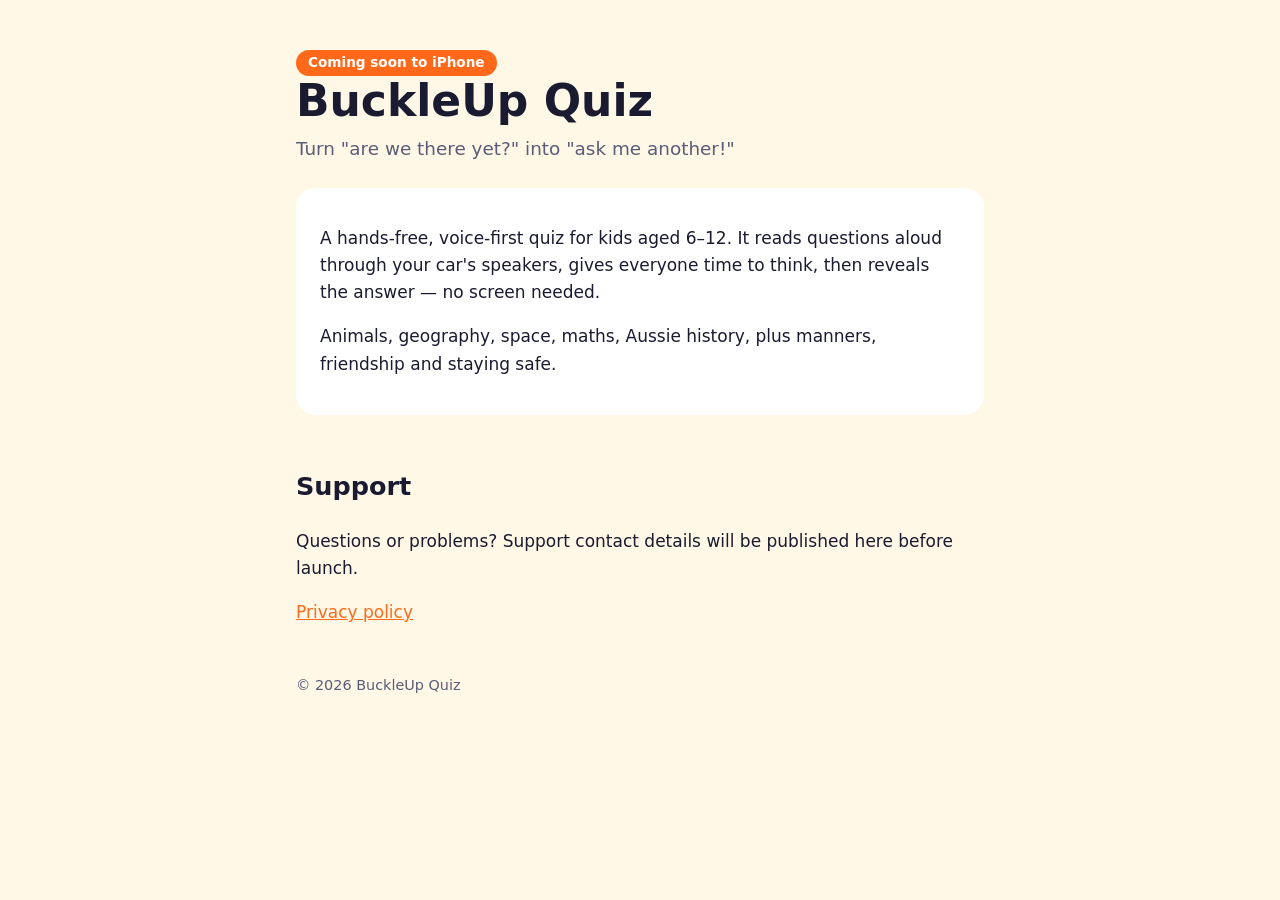
<file: site/index.html>
<!doctype html>
<html lang="en-AU">
<head>
  <meta charset="utf-8">
  <meta name="viewport" content="width=device-width, initial-scale=1">
  <title>BuckleUp Quiz</title>
  <meta name="description" content="A hands-free, voice-first quiz for kids aged 6–12, made for car trips.">
  <link rel="stylesheet" href="style.css">
</head>
<body>
  <main>
    <span class="badge">Coming soon to iPhone</span>
    <h1>BuckleUp Quiz</h1>
    <p class="tagline">Turn "are we there yet?" into "ask me another!"</p>
    <div class="card">
      <p>A hands-free, voice-first quiz for kids aged 6–12. It reads questions aloud through your
      car's speakers, gives everyone time to think, then reveals the answer — no screen needed.</p>
      <p>Animals, geography, space, maths, Aussie history, plus manners, friendship and staying safe.</p>
    </div>
    <h2>Support</h2>
    <p>Questions or problems? Support contact details will be published here before launch.</p>
    <p><a href="privacy.html">Privacy policy</a></p>
    <footer>© 2026 BuckleUp Quiz</footer>
  </main>
</body>
</html>
</file>
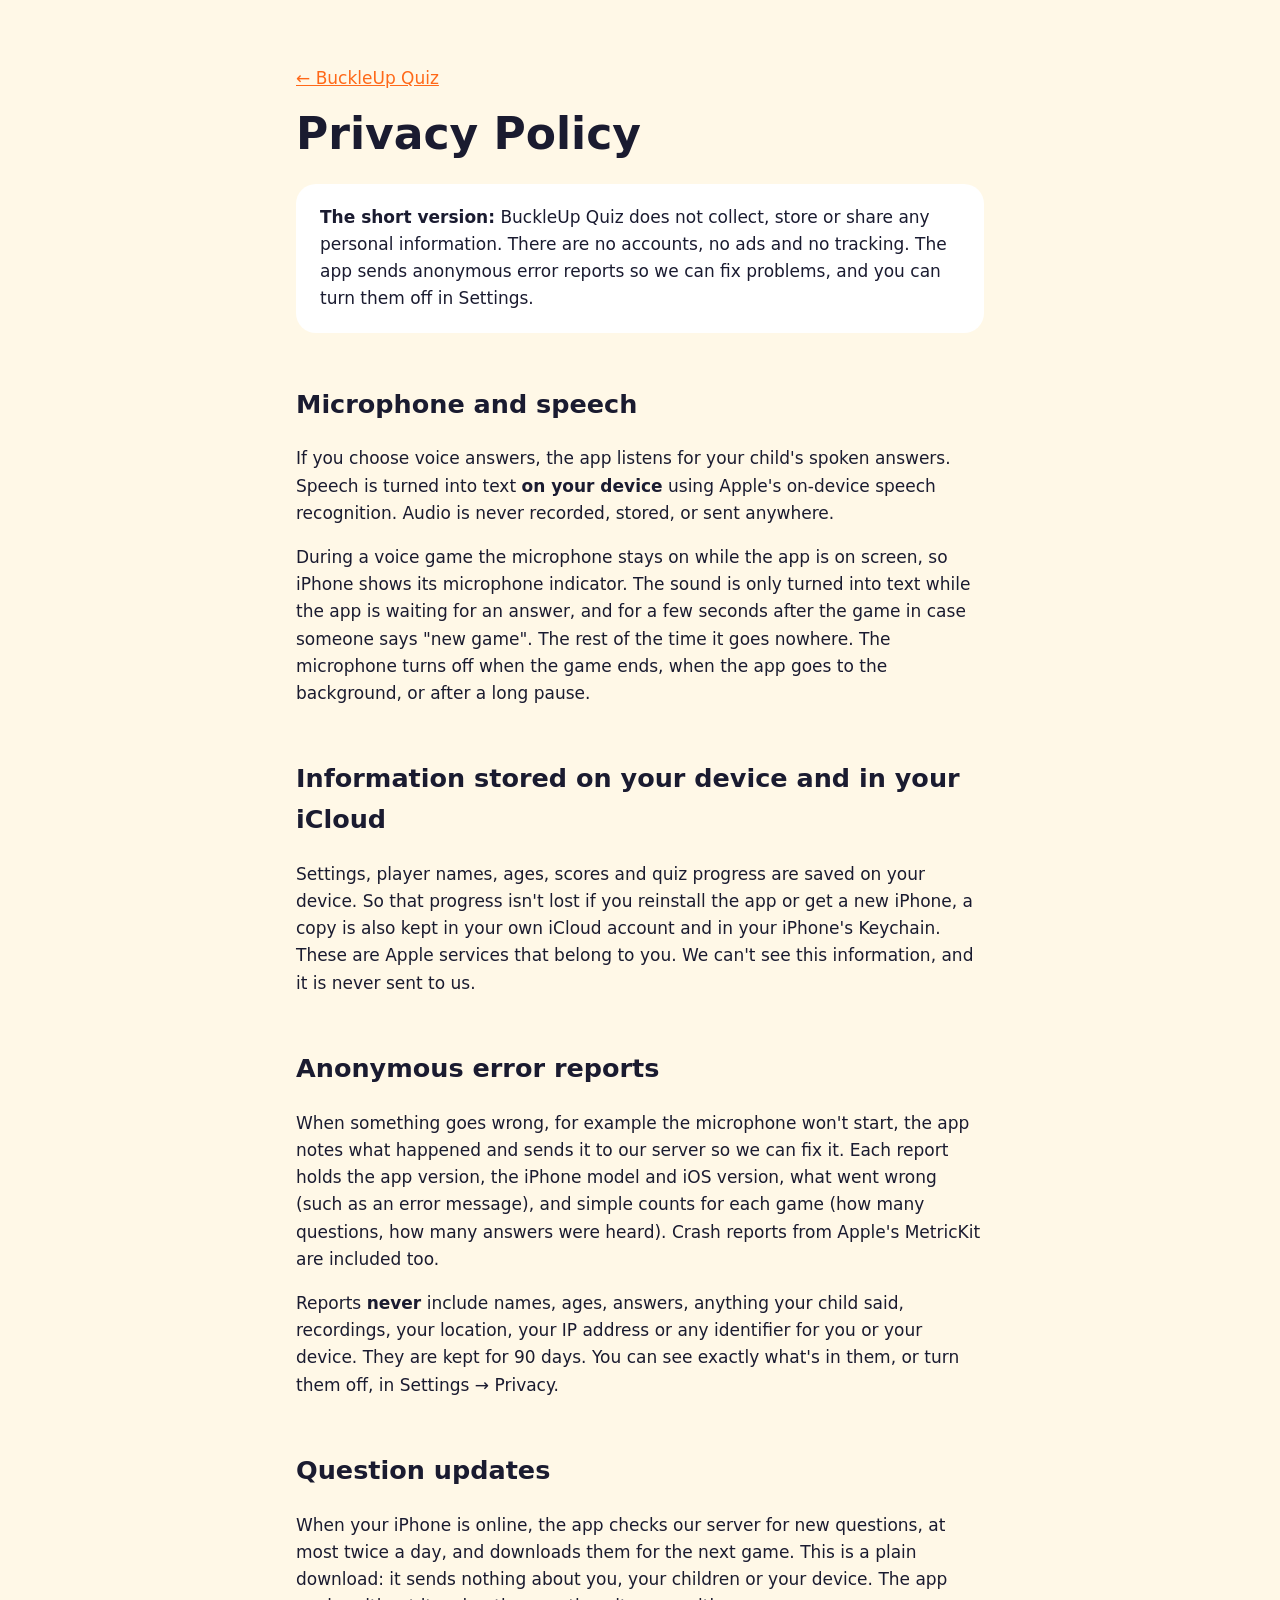
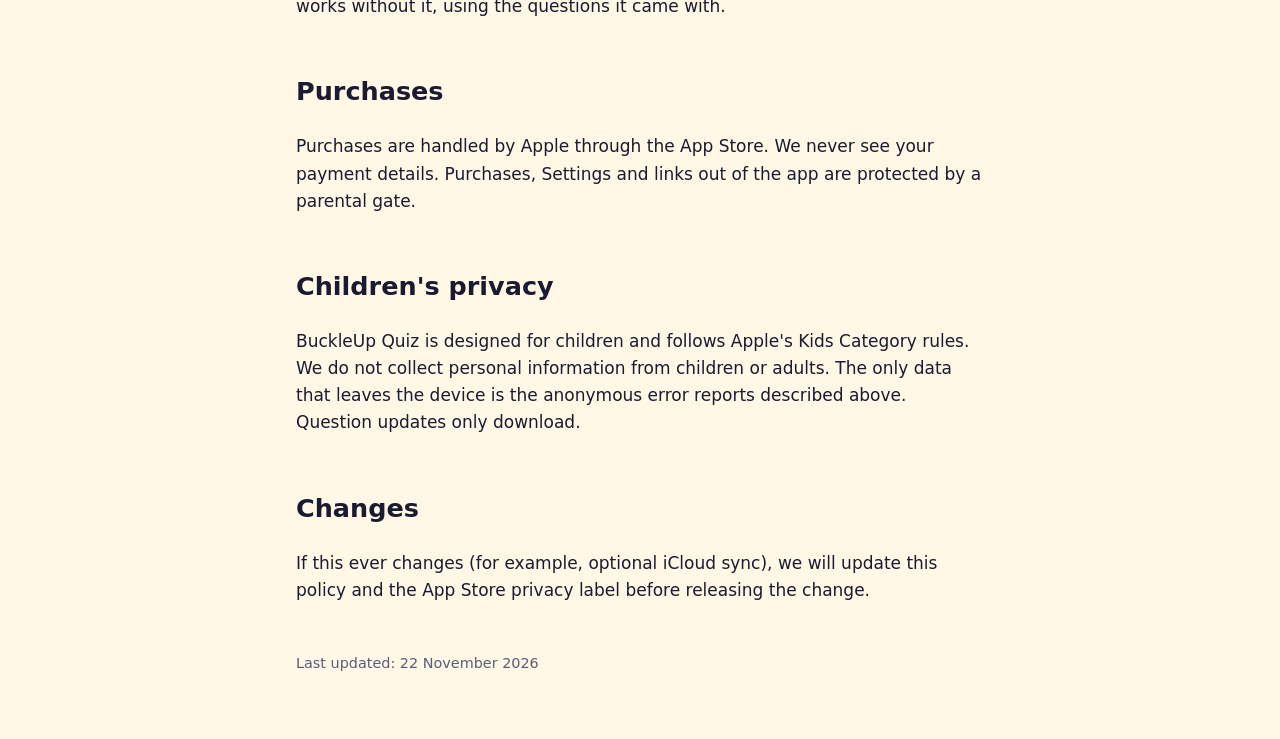
<file: site/privacy.html>
<!doctype html>
<html lang="en-AU">
<head>
  <meta charset="utf-8">
  <meta name="viewport" content="width=device-width, initial-scale=1">
  <title>Privacy Policy</title>
  <meta name="description" content="BuckleUp Quiz collects no personal data. Anonymous error reports help fix problems.">
  <link rel="stylesheet" href="style.css">
</head>
<body>
  <main>
    <p><a href="index.html">← BuckleUp Quiz</a></p>
    <h1>Privacy Policy</h1>

    <div class="card">
      <strong>The short version:</strong> BuckleUp Quiz does not collect, store or share any
      personal information. There are no accounts, no ads and no tracking. The app sends
      anonymous error reports so we can fix problems, and you can turn them off in Settings.
    </div>

    <h2>Microphone and speech</h2>
    <p>If you choose voice answers, the app listens for your child's spoken answers. Speech is
    turned into text <strong>on your device</strong> using Apple's on-device speech recognition.
    Audio is never recorded, stored, or sent anywhere.</p>
    <p>During a voice game the microphone stays on while the app is on screen, so iPhone shows
    its microphone indicator. The sound is only turned into text while the app is waiting for an
    answer, and for a few seconds after the game in case someone says "new game". The rest of the
    time it goes nowhere. The microphone turns off when the game ends, when the app goes to the
    background, or after a long pause.</p>

    <h2>Information stored on your device and in your iCloud</h2>
    <p>Settings, player names, ages, scores and quiz progress are saved on your device. So that
    progress isn't lost if you reinstall the app or get a new iPhone, a copy is also kept in your
    own iCloud account and in your iPhone's Keychain. These are Apple services that belong to
    you. We can't see this information, and it is never sent to us.</p>

    <h2>Anonymous error reports</h2>
    <p>When something goes wrong, for example the microphone won't start, the app notes what
    happened and sends it to our server so we can fix it. Each report holds the app version,
    the iPhone model and iOS version, what went wrong (such as an error message), and simple
    counts for each game (how many questions, how many answers were heard). Crash reports from
    Apple's MetricKit are included too.</p>
    <p>Reports <strong>never</strong> include names, ages, answers, anything your child said,
    recordings, your location, your IP address or any identifier for you or your device. They
    are kept for 90 days. You can see exactly what's in them, or turn them off, in
    Settings → Privacy.</p>

    <h2>Question updates</h2>
    <p>When your iPhone is online, the app checks our server for new questions, at most twice a
    day, and downloads them for the next game. This is a plain download: it sends nothing about
    you, your children or your device. The app works without it, using the questions it came
    with.</p>

    <h2>Purchases</h2>
    <p>Purchases are handled by Apple through the App Store. We never see your payment details.
    Purchases, Settings and links out of the app are protected by a parental gate.</p>

    <h2>Children's privacy</h2>
    <p>BuckleUp Quiz is designed for children and follows Apple's Kids Category rules. We do not
    collect personal information from children or adults. The only data that leaves the device
    is the anonymous error reports described above. Question updates only download.</p>

    <h2>Changes</h2>
    <p>If this ever changes (for example, optional iCloud sync), we will update this policy and the
    App Store privacy label before releasing the change.</p>

    <footer>Last updated: 22 November 2026</footer>
  </main>
</body>
</html>
</file>
<file: site/style.css>
:root {
  --bg: #fff8e7; --fg: #1a1b30; --muted: #5a5c78; --accent: #ff6919; --card: #ffffff;
  color-scheme: light dark;
}
@media (prefers-color-scheme: dark) {
  :root { --bg: #1a1b30; --fg: #f4f2ea; --muted: #b5b6cc; --accent: #ff8c4a; --card: #24264a; }
}
* { box-sizing: border-box; }
body {
  margin: 0; background: var(--bg); color: var(--fg);
  font: 17px/1.6 ui-rounded, "SF Pro Rounded", system-ui, -apple-system, "Segoe UI", sans-serif;
}
main { max-width: 720px; margin: 0 auto; padding: 48px 16px 64px; }
h1 { font-size: clamp(2rem, 6vw, 2.75rem); line-height: 1.15; margin: 0 0 8px; }
h2 { margin-top: 2em; }
.tagline { color: var(--muted); font-size: 1.15rem; margin-top: 0; }
.card { background: var(--card); border-radius: 20px; padding: 20px 24px; margin: 24px 0; }
.badge { display: inline-block; background: var(--accent); color: #fff; border-radius: 999px; padding: 2px 12px; font-weight: 700; font-size: .85rem; }
a { color: var(--accent); }
footer { color: var(--muted); font-size: .9rem; margin-top: 48px; }
</file>
